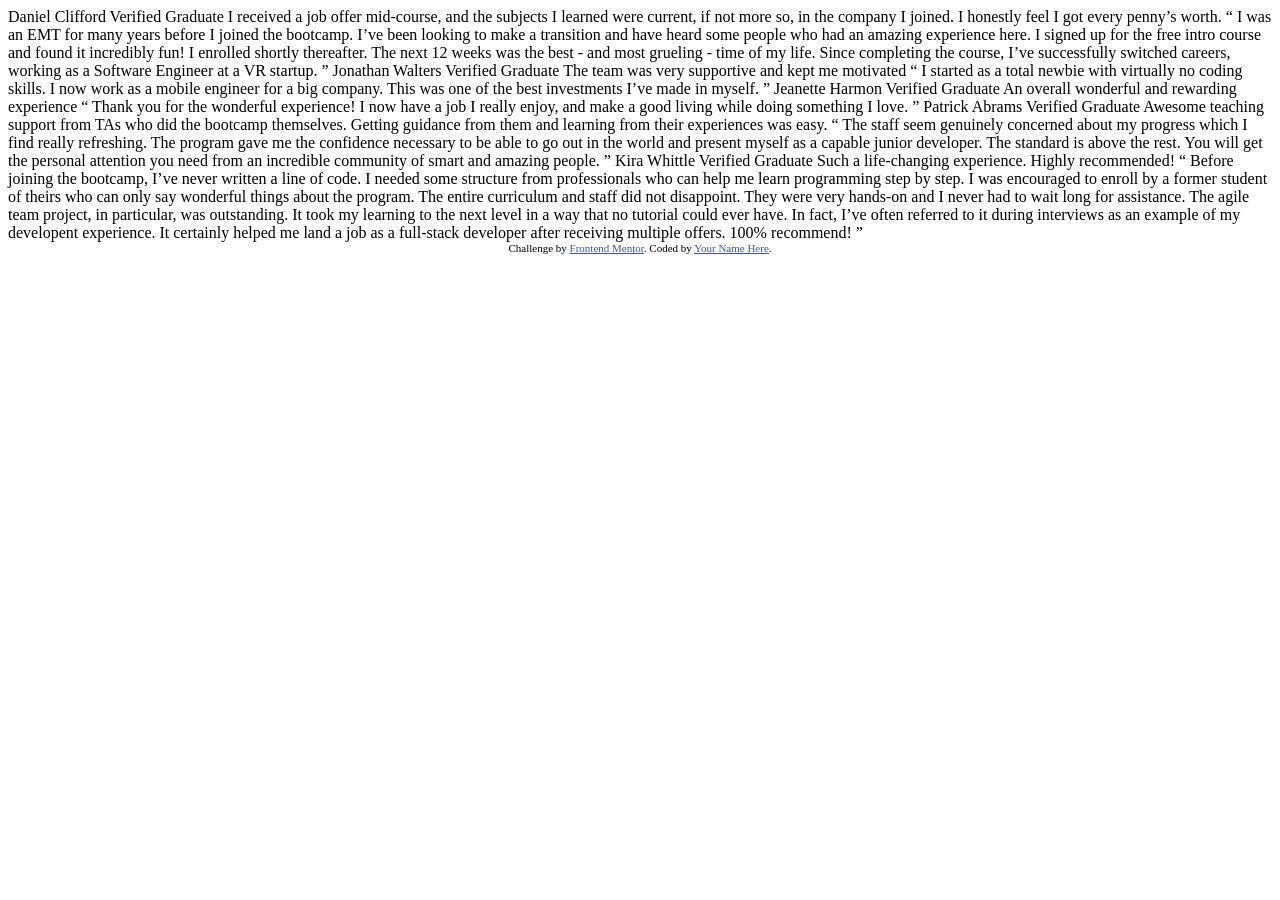
<file: challenge/index.html>
<!DOCTYPE html>
<html lang="en">
<head>
  <meta charset="UTF-8">
  <meta name="viewport" content="width=device-width, initial-scale=1.0"> <!-- displays site properly based on user's device -->

  <link rel="icon" type="image/png" sizes="32x32" href="./images/favicon-32x32.png">
  
  <title>Frontend Mentor | [Challenge Name Here]</title>

  <!-- Feel free to remove these styles or customise in your own stylesheet 👍 -->
  <style>
    .attribution { font-size: 0.6875rem; text-align: center; }
    .attribution a { color: hsl(228, 45%, 44%); }
  </style>
</head>
<body>
  Daniel Clifford
  Verified Graduate

  I received a job offer mid-course, and the subjects I learned were current, if not more so, 
  in the company I joined. I honestly feel I got every penny’s worth.

  “ I was an EMT for many years before I joined the bootcamp. I’ve been looking to make a 
  transition and have heard some people who had an amazing experience here. I signed up 
  for the free intro course and found it incredibly fun! I enrolled shortly thereafter. 
  The next 12 weeks was the best - and most grueling - time of my life. Since completing 
  the course, I’ve successfully switched careers, working as a Software Engineer at a VR startup. ”

  Jonathan Walters
  Verified Graduate

  The team was very supportive and kept me motivated

  “ I started as a total newbie with virtually no coding skills. I now work as a mobile engineer 
  for a big company. This was one of the best investments I’ve made in myself. ”

  Jeanette Harmon
  Verified Graduate

  An overall wonderful and rewarding experience

  “ Thank you for the wonderful experience! I now have a job I really enjoy, and make a good living 
  while doing something I love. ”

  Patrick Abrams
  Verified Graduate

  Awesome teaching support from TAs who did the bootcamp themselves. Getting guidance from them and 
  learning from their experiences was easy.

  “ The staff seem genuinely concerned about my progress which I find really refreshing. The program 
  gave me the confidence necessary to be able to go out in the world and present myself as a capable 
  junior developer. The standard is above the rest. You will get the personal attention you need from 
  an incredible community of smart and amazing people. ”

  Kira Whittle
  Verified Graduate

  Such a life-changing experience. Highly recommended!

  “ Before joining the bootcamp, I’ve never written a line of code. I needed some structure from 
  professionals who can help me learn programming step by step. I was encouraged to enroll by a former 
  student of theirs who can only say wonderful things about the program. The entire curriculum and staff 
  did not disappoint. They were very hands-on and I never had to wait long for assistance. The agile team 
  project, in particular, was outstanding. It took my learning to the next level in a way that no tutorial 
  could ever have. In fact, I’ve often referred to it during interviews as an example of my developent 
  experience. It certainly helped me land a job as a full-stack developer after receiving multiple offers. 
  100% recommend! ”
  
  <footer class="attribution">
    Challenge by <a href="https://www.frontendmentor.io?ref=challenge">Frontend Mentor</a>. 
    Coded by <a href="#">Your Name Here</a>.
  </footer>
</body>
</html>
</file>
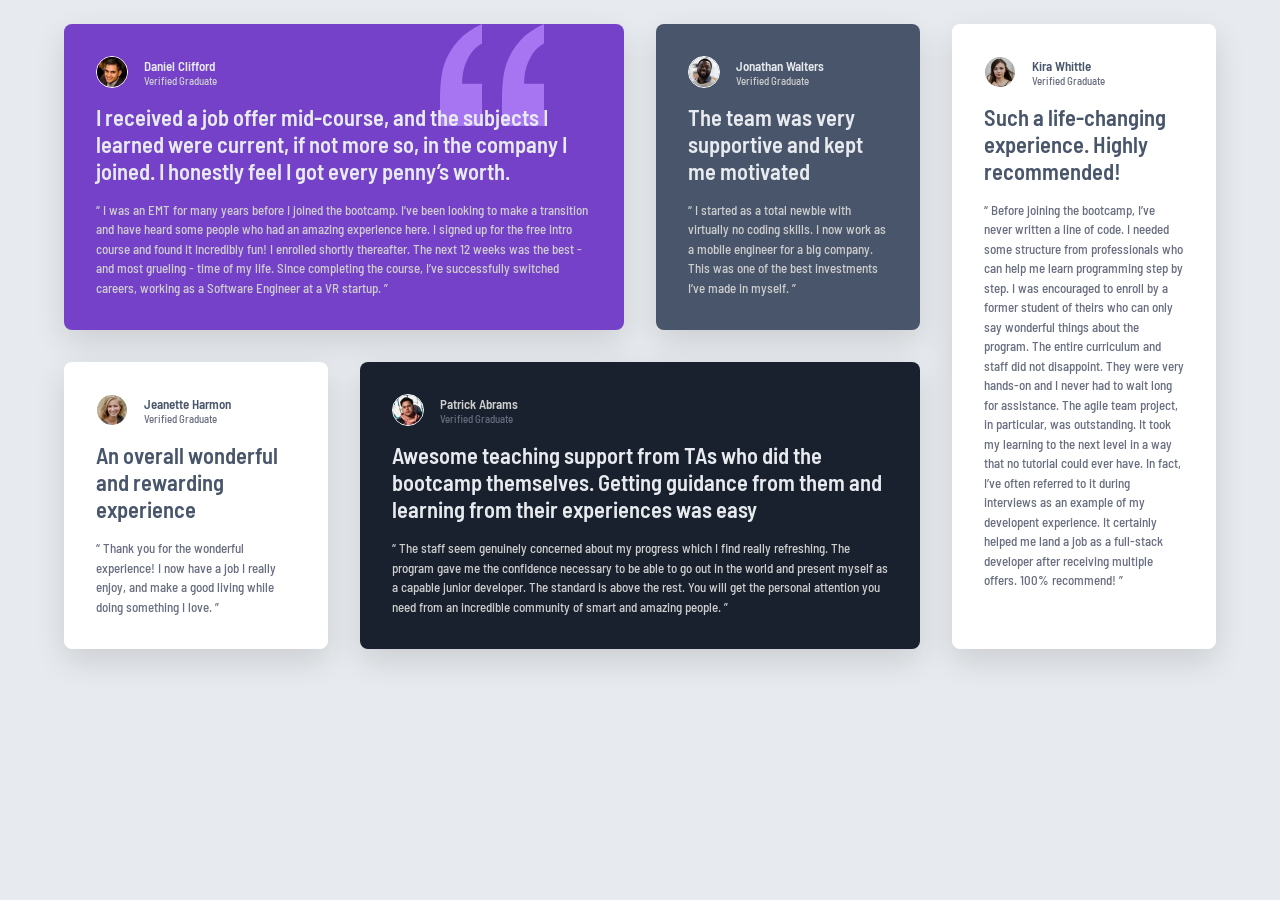
<file: code/index.html>
<!DOCTYPE html>
<html lang="en">
<head>
    <meta charset="UTF-8">
    <meta name="viewport" content="width=device-width, initial-scale=1.0">
    <link rel="icon" type="image/png" sizes="32x32" href="./images/favicon-32x32.png">
    <link rel="stylesheet" href="css/reset.css">
    <link rel="stylesheet" href="css/styles.css">
    <link rel="stylesheet" href="css/tokens.css">
    <title>Frontend Mentor | Testimonials Grid Section</title>
</head>
<body>
    <main class="testimonials-container">
        <article class="testimonial testimonial--purple">
            <header class="testimonial__attribution">
                <img class="testimonial__avatar" src="images/image-daniel.jpg" alt="">
                <div class="testimonial__profile">
                    <p class="testimonial__name">Daniel Clifford</p>
                    <p class="testimonial__status">Verified Graduate</p>
                </div>
            </header>
            <blockquote>
                <p class="testimonial__quote-lead">I received a job offer mid-course, and the subjects I learned were current, if not more so, 
      in the company I joined. I honestly feel I got every penny’s worth.</p>
                <p class="testimonial__quote-body">
                    I was an EMT for many years before I joined the bootcamp. I’ve been looking to make a 
      transition and have heard some people who had an amazing experience here. I signed up 
      for the free intro course and found it incredibly fun! I enrolled shortly thereafter. 
      The next 12 weeks was the best - and most grueling - time of my life. Since completing 
      the course, I’ve successfully switched careers, working as a Software Engineer at a VR startup.
                </p>
            </blockquote>
        </article>
        <article class="testimonial testimonial--gray">
            <header class="testimonial__attribution">
                <img class="testimonial__avatar" src="images/image-jonathan.jpg" alt="">
                <div class="testimonial__profile">
                    <p class="testimonial__name">Jonathan Walters</p>
                    <p class="testimonial__status">Verified Graduate</p>
                </div>
            </header>
            <blockquote>
                <p class="testimonial__quote-lead">  The team was very supportive and kept me motivated</p>
                <p class="testimonial__quote-body">
                    I started as a total newbie with virtually no coding skills. I now work as a mobile engineer 
      for a big company. This was one of the best investments I’ve made in myself.
                </p>
            </blockquote>
        </article>
        <article class="testimonial testimonial--white testimonial--compact">
            <header class="testimonial__attribution">
                <img class="testimonial__avatar" src="images/image-jeanette.jpg" alt="">
                <div class="testimonial__profile">
                    <p class="testimonial__name">Jeanette Harmon</p>
                    <p class="testimonial__status">Verified Graduate</p>
                </div>
            </header>
            <blockquote>
                <p class="testimonial__quote-lead">  An overall wonderful and rewarding experience</p>
                <p class="testimonial__quote-body">
                    Thank you for the wonderful experience! I now have a job I really enjoy, and make a good living 
      while doing something I love.
                </p>
            </blockquote>
        </article>
        <article class="testimonial testimonial--dark">
            <header class="testimonial__attribution">
                <img class="testimonial__avatar" src="images/image-patrick.jpg" alt="">
                <div class="testimonial__profile">
                    <p class="testimonial__name">Patrick Abrams</p>
                    <p class="testimonial__status">Verified Graduate</p>
                </div>
            </header>
            <blockquote>
                <p class="testimonial__quote-lead">Awesome teaching support from TAs who did the bootcamp themselves. Getting guidance from them and 
      learning from their experiences was easy</p>
                <p class="testimonial__quote-body">
                    The staff seem genuinely concerned about my progress which I find really refreshing. The program 
      gave me the confidence necessary to be able to go out in the world and present myself as a capable 
      junior developer. The standard is above the rest. You will get the personal attention you need from 
      an incredible community of smart and amazing people.
                </p>
            </blockquote>
        </article>
        <article class="testimonial testimonial--white testimonial--tall">
            <header class="testimonial__attribution">
                <img class="testimonial__avatar" src="images/image-kira.jpg" alt="">
                <div class="testimonial__profile">
                    <p class="testimonial__name">Kira Whittle</p>
                    <p class="testimonial__status">Verified Graduate</p>
                </div>
            </header>
            <blockquote>
                <p class="testimonial__quote-lead">Such a life-changing experience. Highly recommended!</p>
                <p class="testimonial__quote-body">
                    Before joining the bootcamp, I’ve never written a line of code. I needed some structure from 
      professionals who can help me learn programming step by step. I was encouraged to enroll by a former 
      student of theirs who can only say wonderful things about the program. The entire curriculum and staff 
      did not disappoint. They were very hands-on and I never had to wait long for assistance. The agile team 
      project, in particular, was outstanding. It took my learning to the next level in a way that no tutorial 
      could ever have. In fact, I’ve often referred to it during interviews as an example of my developent 
      experience. It certainly helped me land a job as a full-stack developer after receiving multiple offers. 
      100% recommend!
                </p>
            </blockquote>
        </article>
    </main>
    
</body>
</html>
</file>
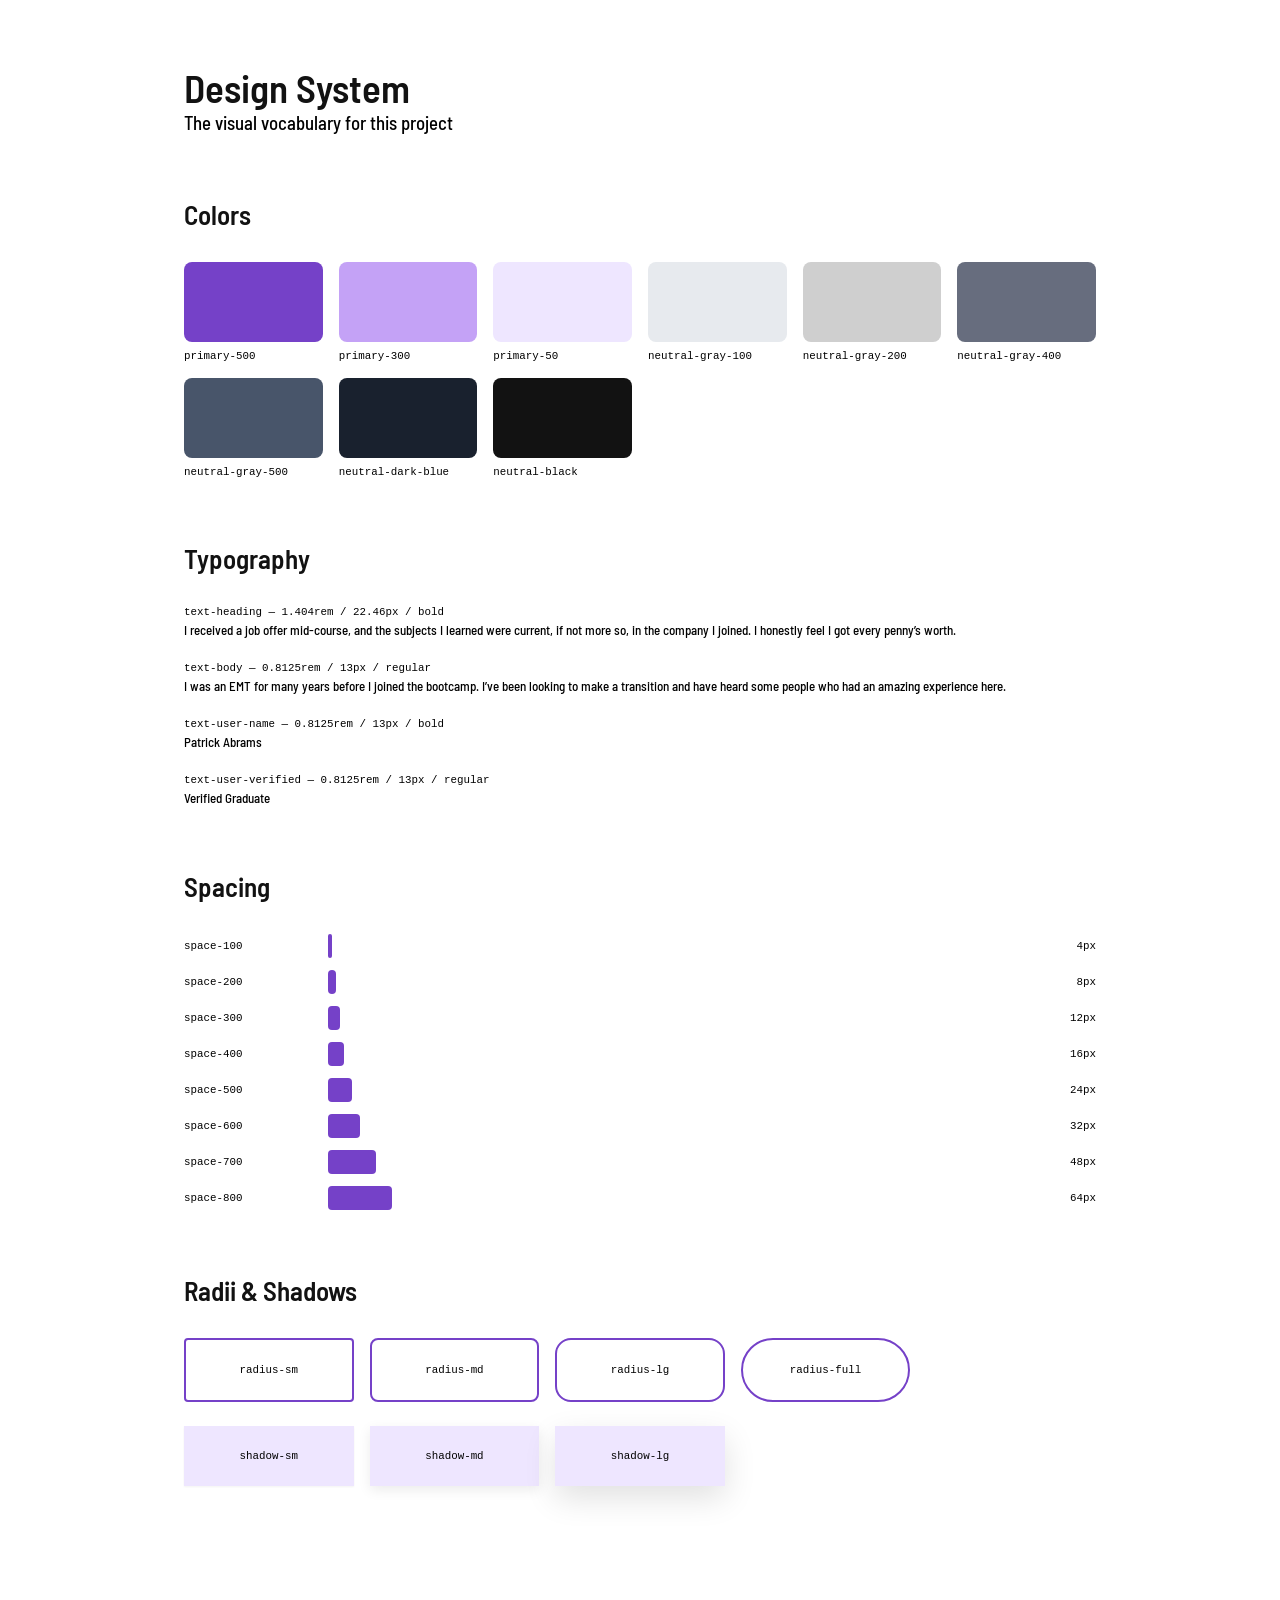
<file: code/design-system.html>
<!DOCTYPE html>
<html lang="en">
<head>
    <meta charset="UTF-8">
    <meta name="viewport" content="width=device-width, initial-scale=1.0">
    <link rel="preconnect" href="https://fonts.googleapis.com">
    <link rel="preconnect" href="https://fonts.gstatic.com" crossorigin>
    <link href="https://fonts.googleapis.com/css2?family=Inter:ital,opsz,wght@0,14..32,100..900;1,14..32,100..900&display=swap" rel="stylesheet">
    <link rel="stylesheet" href="css/reset.css">
    <link rel="stylesheet" href="css/design-system.css">
    <link rel="stylesheet" href="css/tokens.css">
    <title>GON Design System</title>
</head>
<body>
    <main class="ds">
        <header class="ds__header">
            <h1 style="font-size: var(--font-size-900);">Design System</h1>
            <p style="font-size: var(--font-size-500);">The visual vocabulary for this project</p>
            <!-- <h1 class="text-heading">Design System</h1>
            <p class="text-body">The visual vocabulary for this project</p> -->
        </header>
        <section class="ds__section">
            <h2 class="ds__section-title">Colors</h2>
            <div class="swatch-grid">
                <div class="swatch">
                    <div class="swatch__color" style="background: var(--color-primary-500);"></div>
                    <p class="swatch__name">primary-500</p>
                </div>
                <div class="swatch">
                    <div class="swatch__color" style="background: var(--color-primary-300);"></div>
                    <p class="swatch__name">primary-300</p>
                </div>
                <div class="swatch">
                    <div class="swatch__color" style="background: var(--color-primary-50);"></div>
                    <p class="swatch__name">primary-50</p>
                </div>
                <div class="swatch">
                    <div class="swatch__color" style="background: var(--color-neutral-gray-100); border: 1px solid var(--color-neutral-300);"></div>
                    <p class="swatch__name">neutral-gray-100</p>
                </div>
                <div class="swatch">
                    <div class="swatch__color" style="background: var(--color-neutral-gray-200);"></div>
                    <p class="swatch__name">neutral-gray-200</p>
                </div>
                <div class="swatch">
                    <div class="swatch__color" style="background: var(--color-neutral-gray-400);"></div>
                    <p class="swatch__name">neutral-gray-400</p>
                </div>
                <div class="swatch">
                    <div class="swatch__color" style="background: var(--color-neutral-gray-500);"></div>
                    <p class="swatch__name">neutral-gray-500</p>
                </div>
                <div class="swatch">
                    <div class="swatch__color" style="background: var(--color-neutral-dark-blue);"></div>
                    <p class="swatch__name">neutral-dark-blue</p>
                </div>
                <div class="swatch">
                    <div class="swatch__color" style="background: var(--color-neutral-black);"></div>
                    <p class="swatch__name">neutral-black</p>
                </div>
            </div>
        </section>
        <section class="ds__section">
            <h2 class="ds__section-title">Typography</h2>
            <div class="type-list">
                <div class="type-sample">
                    <p class="type-sample__meta">text-heading — 1.404rem / 22.46px / bold</p>
                    <p class="text-heading">
                    I received a job offer mid-course, and the subjects I learned were current, if not more so, 
                    in the company I joined. I honestly feel I got every penny’s worth.
                    </p>
                </div>
                <div class="type-sample">
                    <p class="type-sample__meta">text-body — 0.8125rem / 13px / regular</p>
                    <p class="text-body">I was an EMT for many years before I joined the bootcamp. I’ve been looking to make a 
  transition and have heard some people who had an amazing experience here.</p>
                </div>
                <div class="type-sample">
                    <p class="type-sample__meta">text-user-name — 0.8125rem / 13px / bold</p>
                    <p class="text-user-name">Patrick Abrams</p>
                </div>
                <div class="type-sample">
                    <p class="type-sample__meta">text-user-verified — 0.8125rem / 13px / regular</p>
                    <p class="text-user-verified">Verified Graduate</p>
                </div>
            </div>
        </section>
        <section class="ds__section">
            <h2 class="ds__section-title">Spacing</h2>
            <div class="space-list">
                <div class="space-sample">
                    <p class="space-sample__name">space-100</p>
                    <div class="space-sample__bar" style="width: var(--space-100);"></div>
                    <p class="space-sample__value">4px</p>
                </div>
                <div class="space-sample">
                    <p class="space-sample__name">space-200</p>
                    <div class="space-sample__bar" style="width: var(--space-200);"></div>
                    <p class="space-sample__value">8px</p>
                </div>
                <div class="space-sample">
                    <p class="space-sample__name">space-300</p>
                    <div class="space-sample__bar" style="width: var(--space-300);"></div>
                    <p class="space-sample__value">12px</p>
                </div>
                <div class="space-sample">
                    <p class="space-sample__name">space-400</p>
                    <div class="space-sample__bar" style="width: var(--space-400);"></div>
                    <p class="space-sample__value">16px</p>
                </div>
                <div class="space-sample">
                    <p class="space-sample__name">space-500</p>
                    <div class="space-sample__bar" style="width: var(--space-500);"></div>
                    <p class="space-sample__value">24px</p>
                </div>
                <div class="space-sample">
                    <p class="space-sample__name">space-600</p>
                    <div class="space-sample__bar" style="width: var(--space-600);"></div>
                    <p class="space-sample__value">32px</p>
                </div>
                <div class="space-sample">
                    <p class="space-sample__name">space-700</p>
                    <div class="space-sample__bar" style="width: var(--space-700);"></div>
                    <p class="space-sample__value">48px</p>
                </div>
                <div class="space-sample">
                    <p class="space-sample__name">space-800</p>
                    <div class="space-sample__bar" style="width: var(--space-800);"></div>
                    <p class="space-sample__value">64px</p>
                </div>
            </div>
        </section>
        <section class="ds__section">
            <h2 class="ds__section-title">Radii & Shadows</h2>
            <div class="chip-grid">
                <div class="chip" style="border: 2px solid var(--color-primary-500); border-radius: var(--radius-sm);">radius-sm</div>
                <div class="chip" style="border: 2px solid var(--color-primary-500); border-radius: var(--radius-md);">radius-md</div>
                <div class="chip" style="border: 2px solid var(--color-primary-500); border-radius: var(--radius-lg);">radius-lg</div>
                <div class="chip" style="border: 2px solid var(--color-primary-500); border-radius: var(--radius-full);">radius-full</div>
            </div>
            <div class="chip-grid" style="margin-top: var(--space-500);">
                <div class="chip" style="background-color: var(--color-primary-50); box-shadow: var(--shadow-sm);">shadow-sm</div>
                <div class="chip" style="background-color: var(--color-primary-50); box-shadow: var(--shadow-md);">shadow-md</div>
                <div class="chip" style="background-color: var(--color-primary-50); box-shadow: var(--shadow-lg);">shadow-lg</div>
            </div>
        </section>
    </main>
</body>
</html>
</file>
<file: code/css/styles.css>
/* barlow-semi-condensed-500 - latin */
@font-face {
  font-display: swap; /* Check https://developer.mozilla.org/en-US/docs/Web/CSS/@font-face/font-display for other options. */
  font-family: 'Barlow Semi Condensed';
  font-style: normal;
  font-weight: 500;
  src: url('../fonts/barlow-semi-condensed-v16-latin-500.woff2') format('woff2'); /* Chrome 36+, Opera 23+, Firefox 39+, Safari 12+, iOS 10+ */
}
/* barlow-semi-condensed-600 - latin */
@font-face {
  font-display: swap; /* Check https://developer.mozilla.org/en-US/docs/Web/CSS/@font-face/font-display for other options. */
  font-family: 'Barlow Semi Condensed';
  font-style: normal;
  font-weight: 600;
  src: url('../fonts/barlow-semi-condensed-v16-latin-600.woff2') format('woff2'); /* Chrome 36+, Opera 23+, Firefox 39+, Safari 12+, iOS 10+ */
}

body {
  background-color: var(--color-neutral-gray-100);
}

.testimonials-container {
  padding: var(--space-500);
  width: 100%;
  min-width: 10rem;
  display: grid;
  grid-template-columns: 1fr;
  gap: var(--space-600);
}


/* Testimonial Styles */

.testimonial {
  padding: var(--space-600);
  border-radius: var(--radius-md);
  box-shadow: var(--shadow-lg);
  background-color: var(--testimonial-bg);
}

.testimonial__name {
  color: var(--testimonial-name-color);
}

.testimonial__status {
  color: var(--testimonial-status-color);
}

.testimonial__quote-lead {
  color: var(--testimonial-quote-lead-color);
}

.testimonial__quote-body {
  color: var(--testimonial-quote-body-color);
}

.testimonial__attribution {
  display: flex;
  align-items: center;
  gap: var(--space-400);
  margin-bottom: var(--space-400);
}

.testimonial__avatar {
  width: 2rem;
  height: 2rem;
  border: 1px solid var(--color-neutral-white);
  border-radius: var(--radius-full);
}

.testimonial__quote-lead {
  margin-bottom: var(--space-400);
}

.testimonial__quote-body::before {
  content: "“";
}

.testimonial__quote-body::after {
  content: "”";
}

/* Testimonial Variants */

.testimonial--purple {
  --testimonial-bg: var(--color-primary-500);
  --testimonial-name-color: var(--color-neutral-gray-100);
  --testimonial-status-color: var(--color-neutral-gray-200);
  --testimonial-quote-lead-color: var(--color-neutral-gray-100);
  --testimonial-quote-body-color: var(--color-neutral-gray-200);
}

.testimonial--gray {
  --testimonial-bg: var(--color-neutral-gray-500);
  --testimonial-name-color: var(--color-neutral-gray-100);
  --testimonial-status-color: var(--color-neutral-gray-200);
  --testimonial-quote-lead-color: var(--color-neutral-gray-100);
  --testimonial-quote-body-color: var(--color-neutral-gray-200);
}

.testimonial--white {
  --testimonial-bg: var(--color-neutral-white);
  --testimonial-name-color: var(--color-neutral-gray-500);
  --testimonial-status-color: var(--color-neutral-gray-400);
  --testimonial-quote-lead-color: var(--color-neutral-gray-500);
  --testimonial-quote-body-color: var(--color-neutral-gray-400);
}

.testimonial--dark {
  --testimonial-bg: var(--color-neutral-dark-blue);
  --testimonial-name-color: var(--color-neutral-gray-200);
  --testimonial-status-color: var(--color-neutral-gray-400);
  --testimonial-quote-lead-color: var(--color-neutral-gray-100);
  --testimonial-quote-body-color: var(--color-neutral-gray-200);
}


/* Media Queries */

@media (min-width: 40rem) {
  .testimonials-container {
    width: 100%;
    max-width: 75rem;
    margin: 0 auto;
    grid-template-columns: 1fr 1fr;
    place-items: center;
  }
  
  .testimonial {
    width: 100%;
    height: 100%;
  }

  .testimonial--purple {
    grid-column: 1 / 3;
    grid-row: 1 / 2;
    background-image: url('../images/bg-pattern-quotation.svg');
    background-repeat: no-repeat;
    background-position: right 5rem top 0;
  }

  .testimonial--gray {
    grid-column: 2 / 3;
    grid-row: 2 / 3;
  }

  .testimonial--compact {
    grid-column: 1 / 2;
    grid-row: 2 / 3;
  }  

  .testimonial--dark {
    grid-column: 1 / 3;
    grid-row: 3 / 4; 
  }

  .testimonial--tall {
    grid-column: 1 / 3;
    grid-row: 4 / 5;
  }

}


@media (min-width: 64rem) {
  .testimonials-container {
    width: 100%;
    max-width: 75rem;
    margin: 0 auto;
    grid-template-columns: 1fr 1fr 1fr 1fr;
    place-items: center;
  }

  .testimonial {
    width: 100%;
    height: 100%;
  }

  .testimonial--purple {
    grid-column: 1 / 3;
    grid-row: 1 / 2;
  }

  .testimonial--gray {
    grid-column: 3 / 4;
    grid-row: 1 / 2;
  }


  .testimonial--compact {
    grid-column: 1 / 2;
    grid-row: 2 / 3;
  }

  .testimonial--dark {
    grid-column: 2 / 4;
    grid-row: 2 / 3;
  }

  .testimonial--tall {
    grid-column: 4 / 5;
    grid-row: 1 / 3;
  }
}
</file>
<file: code/css/tokens.css>
:root {
    /* Primary colors - (100 = lightest, 900 = darkest) */
    --color-primary-500: hsl(263, 55%, 52%);    /* main brand purple */
    --color-primary-300: hsl(264, 82%, 80%);    /* lighter tint */
    --color-primary-50: hsl(260, 100%, 95%);
    
    /* Neutral colors - (100 = lightest, 900 = darkest) */
    --color-neutral-white: hsl(0, 0%, 100%); 
    --color-neutral-gray-100: hsl(214, 17%, 92%);  
    --color-neutral-gray-200: hsl(0, 0%, 81%);   
    --color-neutral-gray-400: hsl(224, 10%, 45%);   
    --color-neutral-gray-500: hsl(217, 19%, 35%);   
    --color-neutral-dark-blue: hsl(219, 29%, 14%); 
    --color-neutral-black: hsl(0, 0%, 7%);


    /* Spacing scale */
    --space-100: 0.25rem;    /* 4px  */
    --space-200: 0.5rem;     /* 8px  */
    --space-300: 0.75rem;    /* 12px */
    --space-400: 1rem;       /* 16px */
    --space-500: 1.5rem;     /* 24px */
    --space-600: 2rem;       /* 32px */
    --space-700: 3rem;       /* 48px */
    --space-800: 4rem;       /* 64px */

    /* Font family */
    --font-family-base: 'Barlow Semi Condensed', system-ui, sans-serif;

    /* Font sizes */
   
    --font-size-200: 0.6771rem;  /* 10.83px  — small */
    --font-size-300: 0.8125rem;  /* 13.00px  — p (base) */
    --font-size-400: 0.975rem;   /* 15.60px  — h6 */
    --font-size-500: 1.17rem;    /* 18.72px  — h5 */
    --font-size-600: 1.404rem;   /* 22.46px  — h4 */
    --font-size-700: 1.6848rem;  /* 26.96px  — h3 */
    --font-size-800: 2.0218rem;  /* 32.35px  — h2 */
    --font-size-900: 2.4261rem;  /* 38.82px  — h1 */


    /* Font weights */
    --font-weight-regular: 500;
    --font-weight-bold: 600;

    /* Line heights */
    --line-height-tight: 1.2;
    --line-height-base: 1.5;

    /* Border radius */
    --radius-sm: 0.25rem;    /* 4px  */
    --radius-md: 0.5rem;     /* 8px  */
    --radius-lg: 1rem;       /* 16px */
    --radius-full: 9999px;   /* pill / circle */

    /* Shadows */
    --shadow-sm: 0 1px 2px rgba(0, 0, 0, 0.05);
    --shadow-md: 0 4px 12px rgba(0, 0, 0, 0.08);
    --shadow-lg: 0 12px 32px rgba(0, 0, 0, 0.12);
}


body {
    font-family: var(--font-family-base);
    font-size: var(--font-size-300);
}

/* Typography presets */
.testimonial__quote-lead {
    font-size: var(--font-size-600);
    font-weight: var(--font-weight-bold);
    line-height: var(--line-height-tight);
}

.testimonial__quote-body {
    font-size: var(--font-size-300);
    font-weight: var(--font-weight-regular);
    line-height: var(--line-height-base);
}

.testimonial__name {
    font-size: var(--font-size-300);
    font-weight: var(--font-weight-bold);
}

.testimonial__status {
    font-size: var(--font-size-200);
    font-weight: var(--font-weight-regular);
}
</file>
<file: code/css/design-system.css>
/* barlow-semi-condensed-500 - latin */
@font-face {
  font-display: swap; /* Check https://developer.mozilla.org/en-US/docs/Web/CSS/@font-face/font-display for other options. */
  font-family: 'Barlow Semi Condensed';
  font-style: normal;
  font-weight: 500;
  src: url('../fonts/barlow-semi-condensed-v16-latin-500.woff2') format('woff2'); /* Chrome 36+, Opera 23+, Firefox 39+, Safari 12+, iOS 10+ */
}
/* barlow-semi-condensed-600 - latin */
@font-face {
  font-display: swap; /* Check https://developer.mozilla.org/en-US/docs/Web/CSS/@font-face/font-display for other options. */
  font-family: 'Barlow Semi Condensed';
  font-style: normal;
  font-weight: 600;
  src: url('../fonts/barlow-semi-condensed-v16-latin-600.woff2') format('woff2'); /* Chrome 36+, Opera 23+, Firefox 39+, Safari 12+, iOS 10+ */
}

.ds {
    max-width: 60rem;
    margin: 0 auto;
    padding: var(--space-800) var(--space-500);
}

.ds__header {
    margin-bottom: var(--space-800);
}

.ds__header h1 {
    font-size: var(--font-size-700);
    font-weight: var(--font-weight-bold);
    color: var(--color-neutral-black);
}

.ds__section {
    margin-bottom: var(--space-800);
}

.ds__section-title {
    font-size: var(--font-size-700);
    font-weight: var(--font-weight-bold);
    color: var(--color-neutral-black);
    margin-bottom: var(--space-500);
    padding-bottom: var(--space-200);
    border-bottom: 1px solid var(--color-neutral-300);
}

/* COLORS */

.swatch-grid {
    display: grid;
    grid-template-columns: repeat(auto-fill, minmax(8rem, 1fr));
    gap: var(--space-400);
}

.swatch__color {
    width: 100%;
    height: 5rem;
    border-radius: var(--radius-md);
    margin-bottom: var(--space-200);
}

.swatch__name {
    font-size: var(--font-size-200);
    color: var(--color-neutral-500);
    font-family: monospace;
}

/* TYPOGRAPHY */

.type-list {
    display: flex;
    flex-direction: column;
    gap: var(--space-500);
}

.type-sample__meta {
    font-family: monospace;
    font-size: var(--font-size-200);
    color: var(--color-neutral-500);
    margin-bottom: var(--space-100);
}

/* SPACING */
.space-list {
    display: flex;
    flex-direction: column;
    gap: var(--space-300);
}

.space-sample {
    display: grid;
    grid-template-columns: 8rem 1fr auto;
    gap: var(--space-400);
    align-items: center;
}

.space-sample__name {
    font-family: monospace;
    font-size: var(--font-size-200);
    color: var(--color-neutral-700);
}

.space-sample__bar {
    height: 1.5rem;
    background: var(--color-primary-500);
    border-radius: var(--radius-sm);
}

.space-sample__value {
    font-family: monospace;
    font-size: var(--font-size-200);
    color: var(--color-neutral-500);
}

/* RADII & SHADOWS */

.chip-grid {
    display: grid;
    grid-template-columns: repeat(auto-fill, minmax(10rem, 1fr));
    gap: var(--space-400);
}

.chip {
    padding: var(--space-500);
    background: var(--color-neutral-100);
    border: 1px solid var(--color-neutral-300);
    text-align: center;
    font-family: monospace;
    font-size: var(--font-size-200);
    color: var(--color-neutral-700);
}
</file>
